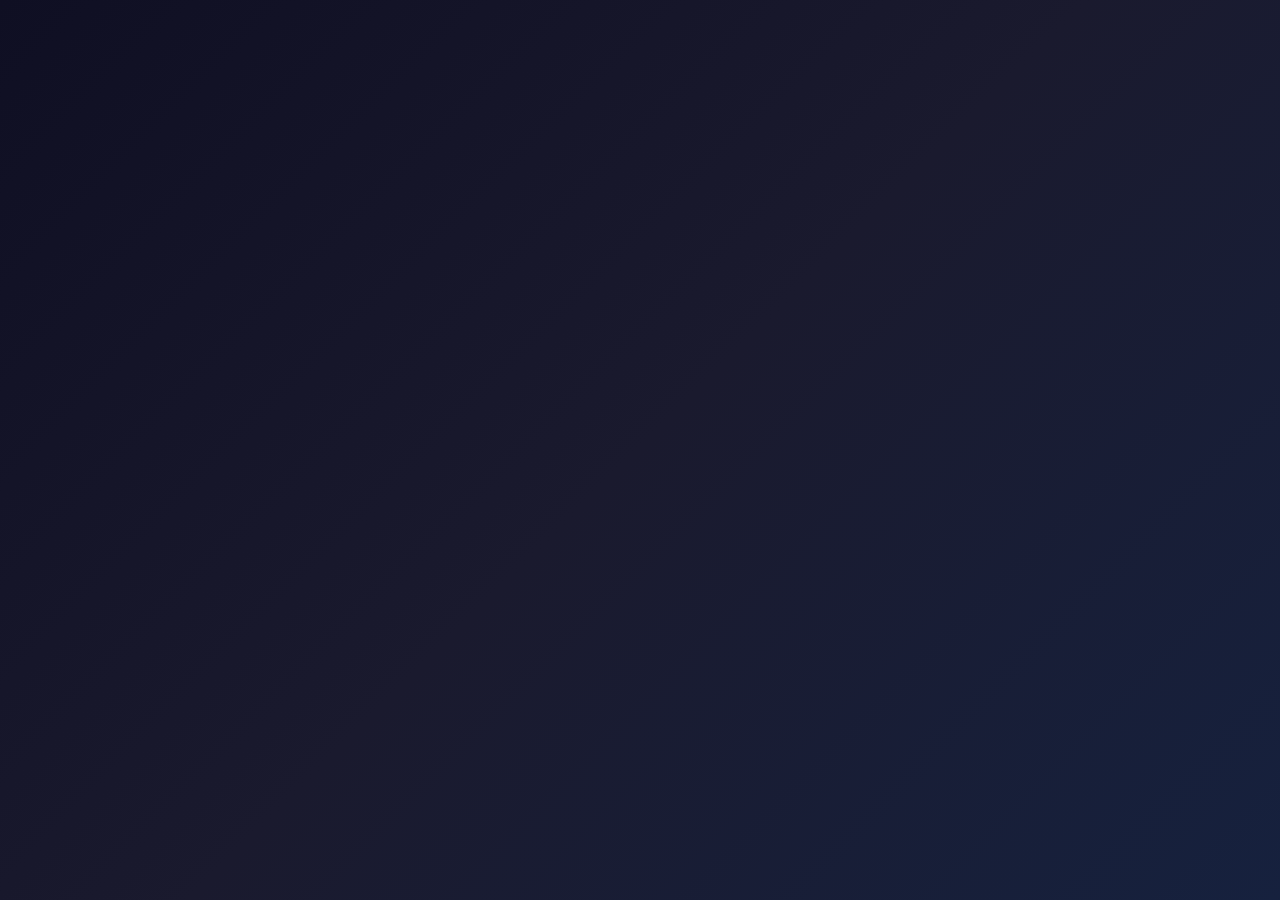
<file: demp/frontend/index.html>
<!DOCTYPE html>
<html lang="en">
<head>
    <meta charset="UTF-8">
    <meta name="viewport" content="width=device-width, initial-scale=1.0">
    <title>CyberSec Platform - Advanced Security Suite</title>
    <link rel="stylesheet" href="css/common.css">
    <link rel="stylesheet" href="css/startup.css">
    <link href="https://cdnjs.cloudflare.com/ajax/libs/font-awesome/6.0.0/css/all.min.css" rel="stylesheet">
</head>
<body>
    <!-- Startup Loading Screen -->
    <div class="startup-screen" id="startupScreen">
        <div class="startup-content">
            <div class="startup-logo">
                <i class="fas fa-shield-alt"></i>
                <h1>CyberSec Platform</h1>
                <p>Initializing Security Suite...</p>
            </div>
            
            <div class="terminal-window">
                <div class="terminal-header">
                    <div class="terminal-buttons">
                        <span class="btn-close"></span>
                        <span class="btn-minimize"></span>
                        <span class="btn-maximize"></span>
                    </div>
                    <span class="terminal-title">Security Engine Initialization</span>
                </div>
                <div class="terminal-body">
                    <div class="terminal-line" id="terminalOutput">
                        <span class="prompt">cybersec@platform:~$</span>
                        <span class="cursor">|</span>
                    </div>
                </div>
            </div>
            
            <div class="startup-progress">
                <div class="progress-bar">
                    <div class="progress-fill" id="progressFill"></div>
                </div>
                <div class="progress-text" id="progressText">Loading security modules...</div>
            </div>
        </div>
    </div>

    <!-- Welcome Screen -->
    <div class="welcome-screen" id="welcomeScreen" style="display: none;">
        <div class="welcome-content">
            <div class="welcome-header">
                <div class="theme-toggle-welcome">
                    <button class="theme-btn" onclick="toggleTheme()">
                        <i class="fas fa-sun" id="themeIconWelcome"></i>
                    </button>
                </div>
                <div class="welcome-logo">
                    <i class="fas fa-shield-alt"></i>
                    <h1>Welcome to CyberSec Platform</h1>
                    <p>Your comprehensive cybersecurity solution</p>
                </div>
            </div>
            
            <div class="welcome-options">
                <div class="auth-card">
                    <h2>Get Started</h2>
                    <p>Choose an option to continue</p>
                    
                    <div class="welcome-buttons">
                        <button class="btn btn-primary btn-large" onclick="goToLogin()">
                            <i class="fas fa-sign-in-alt"></i>
                            Sign In
                        </button>
                        <button class="btn btn-outline btn-large" onclick="goToRegister()">
                            <i class="fas fa-user-plus"></i>
                            Create Account
                        </button>
                        <button class="btn btn-ghost" onclick="goToMain()">
                            <i class="fas fa-eye"></i>
                            Continue as Guest
                        </button>
                    </div>
                </div>
            </div>
        </div>
    </div>

    <script src="js/common.js"></script>
    <script src="js/startup.js"></script>
</body>
</html>
</file>
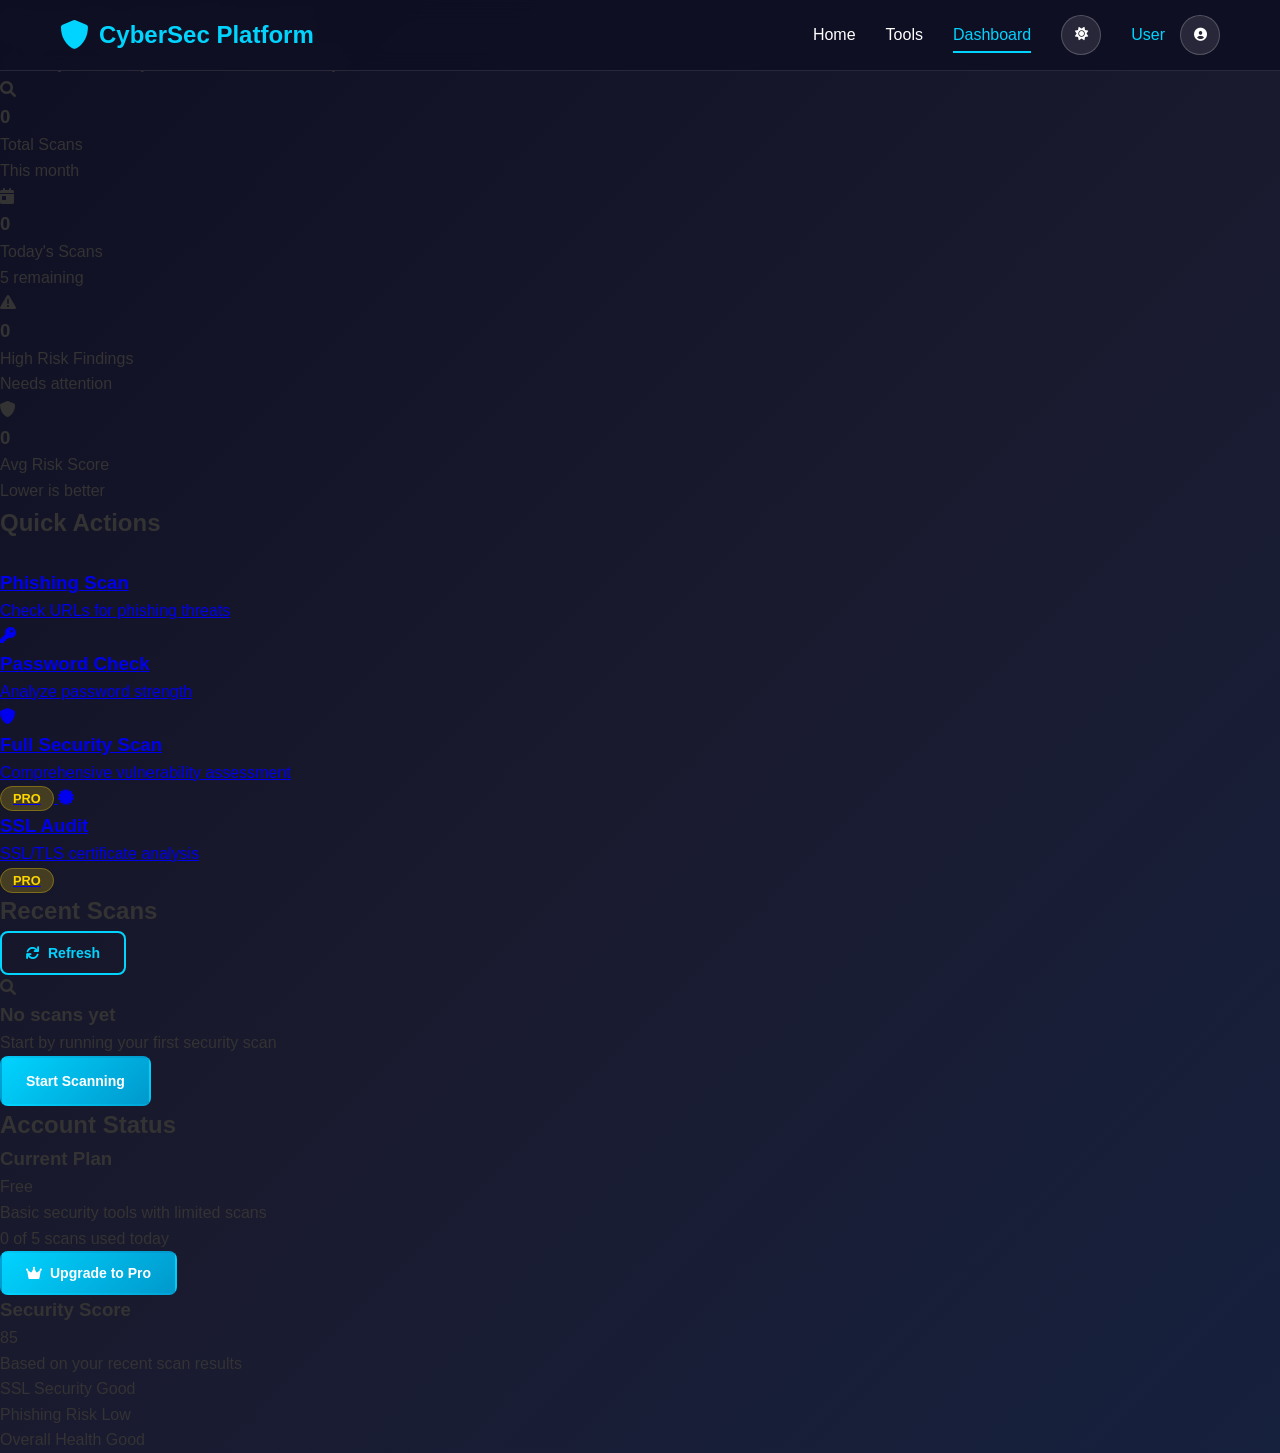
<file: demp/frontend/dashboard.html>
<!DOCTYPE html>
<html lang="en">
<head>
    <meta charset="UTF-8">
    <meta name="viewport" content="width=device-width, initial-scale=1.0">
    <title>Dashboard - CyberSec Platform</title>
    <link rel="stylesheet" href="css/common.css">
    <link rel="stylesheet" href="css/main.css">
    <link href="https://cdnjs.cloudflare.com/ajax/libs/font-awesome/6.0.0/css/all.min.css" rel="stylesheet">
</head>
<body>
    <!-- Navigation -->
    <nav class="navbar">
        <div class="nav-container">
            <div class="nav-brand">
                <i class="fas fa-shield-alt"></i>
                <span>CyberSec Platform</span>
            </div>
            <div class="nav-menu">
                <a href="main.html" class="nav-link">Home</a>
                <a href="main.html#tools" class="nav-link">Tools</a>
                <a href="dashboard.html" class="nav-link active">Dashboard</a>
                <div class="theme-toggle">
                    <button class="theme-btn" onclick="toggleTheme()">
                        <i class="fas fa-sun" id="themeIcon"></i>
                    </button>
                </div>
                <div class="user-menu">
                    <span class="user-name" id="userName">User</span>
                    <div class="user-dropdown">
                        <button class="user-btn" onclick="toggleUserMenu()">
                            <i class="fas fa-user-circle"></i>
                        </button>
                        <div class="dropdown-menu" id="dropdownMenu">
                            <a href="main.html"><i class="fas fa-home"></i> Home</a>
                            <a href="profile.html"><i class="fas fa-user"></i> Profile</a>
                            <a href="admin.html" id="adminLink" style="display: none;"><i class="fas fa-cog"></i> Admin</a>
                            <hr>
                            <a href="#" onclick="logout()"><i class="fas fa-sign-out-alt"></i> Logout</a>
                        </div>
                    </div>
                </div>
            </div>
        </div>
    </nav>

    <!-- Dashboard Content -->
    <div class="dashboard-container">
        <div class="dashboard-header">
            <h1>Security Dashboard</h1>
            <p>Monitor your security scans and account activity</p>
        </div>

        <!-- Stats Grid -->
        <div class="stats-grid">
            <div class="stat-card">
                <div class="stat-icon">
                    <i class="fas fa-search"></i>
                </div>
                <div class="stat-content">
                    <h3 id="totalScans">0</h3>
                    <p>Total Scans</p>
                    <span class="stat-change positive">This month</span>
                </div>
            </div>

            <div class="stat-card">
                <div class="stat-icon">
                    <i class="fas fa-calendar-day"></i>
                </div>
                <div class="stat-content">
                    <h3 id="todayScans">0</h3>
                    <p>Today's Scans</p>
                    <span class="stat-change" id="remainingScans">5 remaining</span>
                </div>
            </div>

            <div class="stat-card">
                <div class="stat-icon">
                    <i class="fas fa-exclamation-triangle"></i>
                </div>
                <div class="stat-content">
                    <h3 id="highRisk">0</h3>
                    <p>High Risk Findings</p>
                    <span class="stat-change negative">Needs attention</span>
                </div>
            </div>

            <div class="stat-card">
                <div class="stat-icon">
                    <i class="fas fa-shield-alt"></i>
                </div>
                <div class="stat-content">
                    <h3 id="avgRisk">0</h3>
                    <p>Avg Risk Score</p>
                    <span class="stat-change positive">Lower is better</span>
                </div>
            </div>
        </div>

        <!-- Quick Actions -->
        <div class="quick-actions">
            <h2>Quick Actions</h2>
            <div class="actions-grid">
                <a href="main.html#tools" class="action-card">
                    <i class="fas fa-fishing-hook"></i>
                    <h3>Phishing Scan</h3>
                    <p>Check URLs for phishing threats</p>
                </a>
                <a href="main.html#tools" class="action-card">
                    <i class="fas fa-key"></i>
                    <h3>Password Check</h3>
                    <p>Analyze password strength</p>
                </a>
                <a href="main.html#tools" class="action-card pro-action">
                    <i class="fas fa-shield-alt"></i>
                    <h3>Full Security Scan</h3>
                    <p>Comprehensive vulnerability assessment</p>
                    <span class="badge pro">PRO</span>
                </a>
                <a href="main.html#tools" class="action-card pro-action">
                    <i class="fas fa-certificate"></i>
                    <h3>SSL Audit</h3>
                    <p>SSL/TLS certificate analysis</p>
                    <span class="badge pro">PRO</span>
                </a>
            </div>
        </div>

        <!-- Recent Scans -->
        <div class="recent-scans">
            <div class="section-header">
                <h2>Recent Scans</h2>
                <button class="btn btn-outline" onclick="refreshScans()">
                    <i class="fas fa-sync"></i> Refresh
                </button>
            </div>
            <div class="scans-list" id="scansList">
                <div class="empty-state">
                    <i class="fas fa-search"></i>
                    <h3>No scans yet</h3>
                    <p>Start by running your first security scan</p>
                    <a href="main.html#tools" class="btn btn-primary">Start Scanning</a>
                </div>
            </div>
        </div>

        <!-- Account Status -->
        <div class="account-status">
            <h2>Account Status</h2>
            <div class="status-grid">
                <div class="status-card">
                    <div class="status-header">
                        <h3>Current Plan</h3>
                        <span class="tier-badge" id="currentTier">Free</span>
                    </div>
                    <div class="status-content">
                        <p id="planDescription">Basic security tools with limited scans</p>
                        <div class="usage-bar">
                            <div class="usage-fill" id="usageFill" style="width: 0%"></div>
                        </div>
                        <p class="usage-text" id="usageText">0 of 5 scans used today</p>
                    </div>
                    <div class="status-actions">
                        <button class="btn btn-primary" id="upgradeBtn" onclick="upgradePlan()">
                            <i class="fas fa-crown"></i> Upgrade to Pro
                        </button>
                    </div>
                </div>

                <div class="status-card">
                    <div class="status-header">
                        <h3>Security Score</h3>
                        <span class="security-score" id="securityScore">85</span>
                    </div>
                    <div class="status-content">
                        <p>Based on your recent scan results</p>
                        <div class="score-breakdown">
                            <div class="score-item">
                                <span>SSL Security</span>
                                <span class="score-value good">Good</span>
                            </div>
                            <div class="score-item">
                                <span>Phishing Risk</span>
                                <span class="score-value low">Low</span>
                            </div>
                            <div class="score-item">
                                <span>Overall Health</span>
                                <span class="score-value good">Good</span>
                            </div>
                        </div>
                    </div>
                </div>
            </div>
        </div>
    </div>

    <!-- Loading Overlay -->
    <div class="loading-overlay" id="loadingOverlay">
        <div class="spinner"></div>
        <p>Loading dashboard...</p>
    </div>

    <script src="js/common.js"></script>
    <script src="js/dashboard.js"></script>
</body>
</html>
</file>
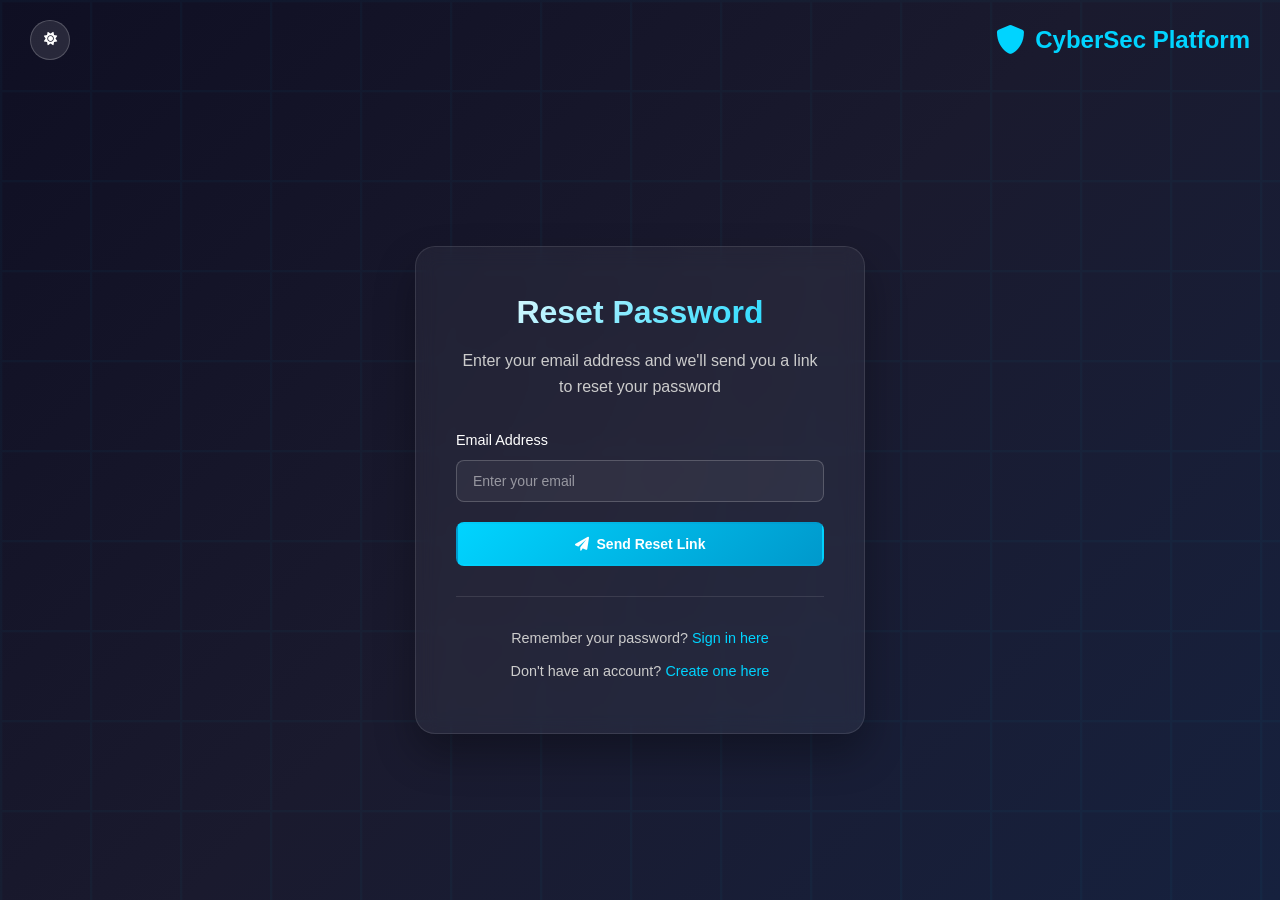
<file: demp/frontend/forgot-password.html>
<!DOCTYPE html>
<html lang="en">
<head>
    <meta charset="UTF-8">
    <meta name="viewport" content="width=device-width, initial-scale=1.0">
    <title>Forgot Password - CyberSec Platform</title>
    <link rel="stylesheet" href="css/common.css">
    <link rel="stylesheet" href="css/auth.css">
    <link href="https://cdnjs.cloudflare.com/ajax/libs/font-awesome/6.0.0/css/all.min.css" rel="stylesheet">
</head>
<body>
    <div class="auth-container">
        <div class="auth-header">
            <div class="theme-toggle">
                <button class="theme-btn" onclick="toggleTheme()">
                    <i class="fas fa-sun" id="themeIcon"></i>
                </button>
            </div>
            <div class="brand-logo">
                <i class="fas fa-shield-alt"></i>
                <span>CyberSec Platform</span>
            </div>
        </div>

        <div class="auth-content">
            <div class="auth-card">
                <div class="auth-card-header">
                    <h1>Reset Password</h1>
                    <p>Enter your email address and we'll send you a link to reset your password</p>
                </div>

                <form id="forgotPasswordForm" class="auth-form">
                    <div class="form-group">
                        <label for="email">Email Address</label>
                        <input type="email" id="email" name="email" required class="form-input" placeholder="Enter your email">
                    </div>

                    <button type="submit" class="btn btn-primary btn-full">
                        <i class="fas fa-paper-plane"></i>
                        Send Reset Link
                    </button>
                </form>

                <div class="auth-footer">
                    <p>Remember your password? <a href="login.html">Sign in here</a></p>
                    <p>Don't have an account? <a href="register.html">Create one here</a></p>
                </div>
            </div>
        </div>
    </div>

    <!-- Loading Overlay -->
    <div class="loading-overlay" id="loadingOverlay">
        <div class="spinner"></div>
        <p>Sending reset link...</p>
    </div>

    <script src="js/common.js"></script>
    <script>
        document.addEventListener('DOMContentLoaded', function() {
            document.getElementById('forgotPasswordForm').addEventListener('submit', handleForgotPassword);
        });

        async function handleForgotPassword(e) {
            e.preventDefault();
            
            const email = document.getElementById('email').value.trim();

            if (!email) {
                showNotification('Please enter your email address', 'error');
                return;
            }

            if (!isValidEmail(email)) {
                showNotification('Please enter a valid email address', 'error');
                return;
            }

            showLoading();
            
            try {
                // Simulate API call for forgot password
                await new Promise(resolve => setTimeout(resolve, 2000));
                
                showNotification('Password reset link sent to your email!', 'success');
                
                // Clear form and redirect to login
                document.getElementById('email').value = '';
                
                setTimeout(() => {
                    window.location.href = 'login.html';
                }, 2000);
                
            } catch (error) {
                showNotification('Failed to send reset link. Please try again.', 'error');
            }
            
            hideLoading();
        }

        function isValidEmail(email) {
            const emailRegex = /^[^\s@]+@[^\s@]+\.[^\s@]+$/;
            return emailRegex.test(email);
        }
    </script>
</body>
</html>
</file>
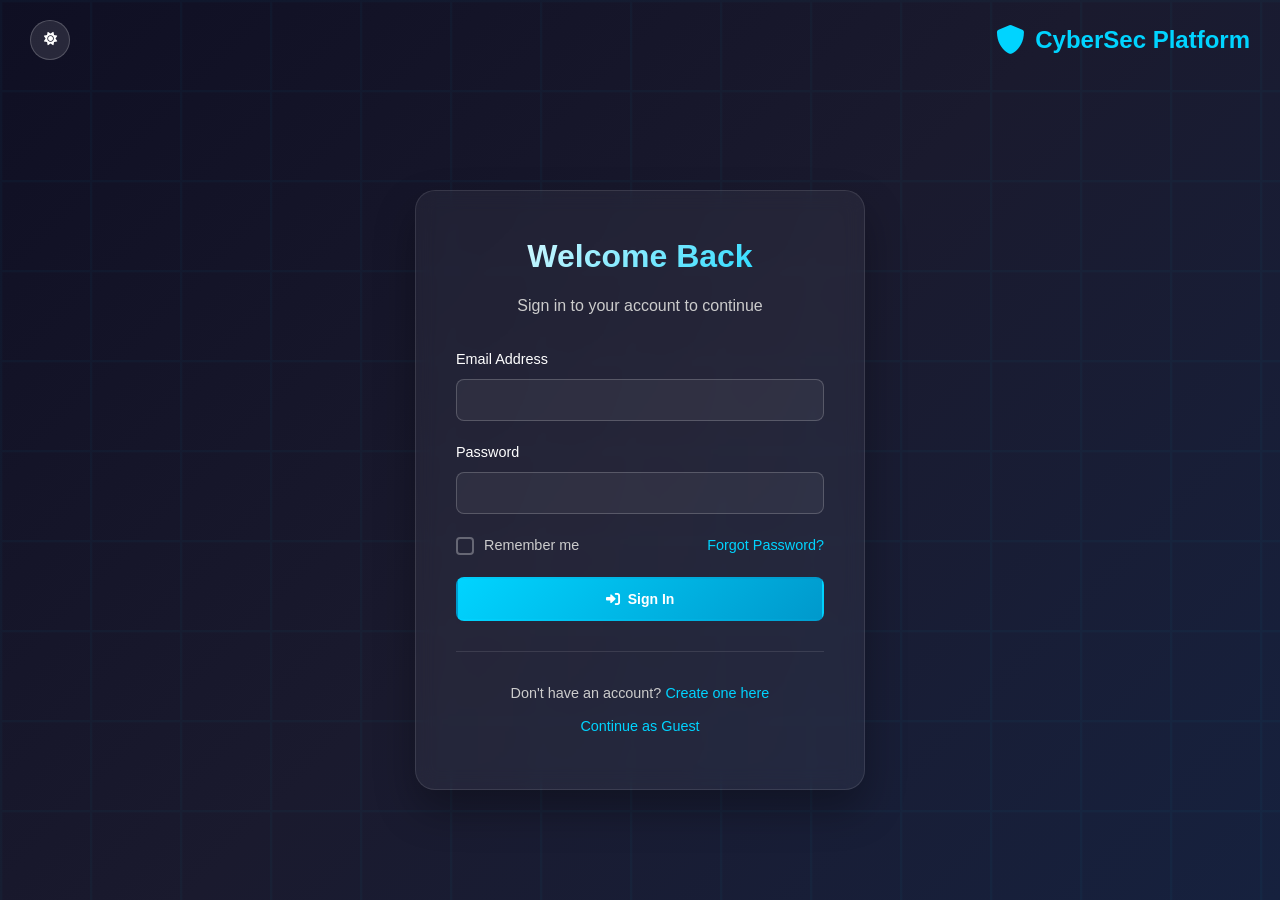
<file: demp/frontend/login.html>
<!DOCTYPE html>
<html lang="en">
<head>
    <meta charset="UTF-8">
    <meta name="viewport" content="width=device-width, initial-scale=1.0">
    <title>Sign In - CyberSec Platform</title>
    <link rel="stylesheet" href="css/common.css">
    <link rel="stylesheet" href="css/auth.css">
    <link href="https://cdnjs.cloudflare.com/ajax/libs/font-awesome/6.0.0/css/all.min.css" rel="stylesheet">
</head>
<body>
    <div class="auth-container">
        <div class="auth-header">
            <div class="theme-toggle">
                <button class="theme-btn" onclick="toggleTheme()">
                    <i class="fas fa-sun" id="themeIcon"></i>
                </button>
            </div>
            <div class="brand-logo">
                <i class="fas fa-shield-alt"></i>
                <span>CyberSec Platform</span>
            </div>
        </div>

        <div class="auth-content">
            <div class="auth-card">
                <div class="auth-card-header">
                    <h1>Welcome Back</h1>
                    <p>Sign in to your account to continue</p>
                </div>

                <form id="loginForm" class="auth-form">
                    <div class="form-group">
                        <label for="email">Email Address</label>
                        <input type="email" id="email" name="email" required class="form-input">
                    </div>

                    <div class="form-group">
                        <label for="password">Password</label>
                        <input type="password" id="password" name="password" required class="form-input">
                    </div>

                    <div class="form-options">
                        <label class="checkbox-label">
                            <input type="checkbox" id="remember">
                            <span class="checkmark"></span>
                            Remember me
                        </label>
                        <a href="forgot-password.html" class="forgot-link">Forgot Password?</a>
                    </div>

                    <button type="submit" class="btn btn-primary btn-full">
                        <i class="fas fa-sign-in-alt"></i>
                        Sign In
                    </button>
                </form>

                <div class="auth-footer">
                    <p>Don't have an account? <a href="register.html">Create one here</a></p>
                    <p><a href="main.html">Continue as Guest</a></p>
                </div>
            </div>
        </div>
    </div>

    <!-- Loading Overlay -->
    <div class="loading-overlay" id="loadingOverlay">
        <div class="spinner"></div>
        <p>Signing you in...</p>
    </div>

    <script src="js/common.js"></script>
    <script src="js/auth.js"></script>
</body>
</html>
</file>
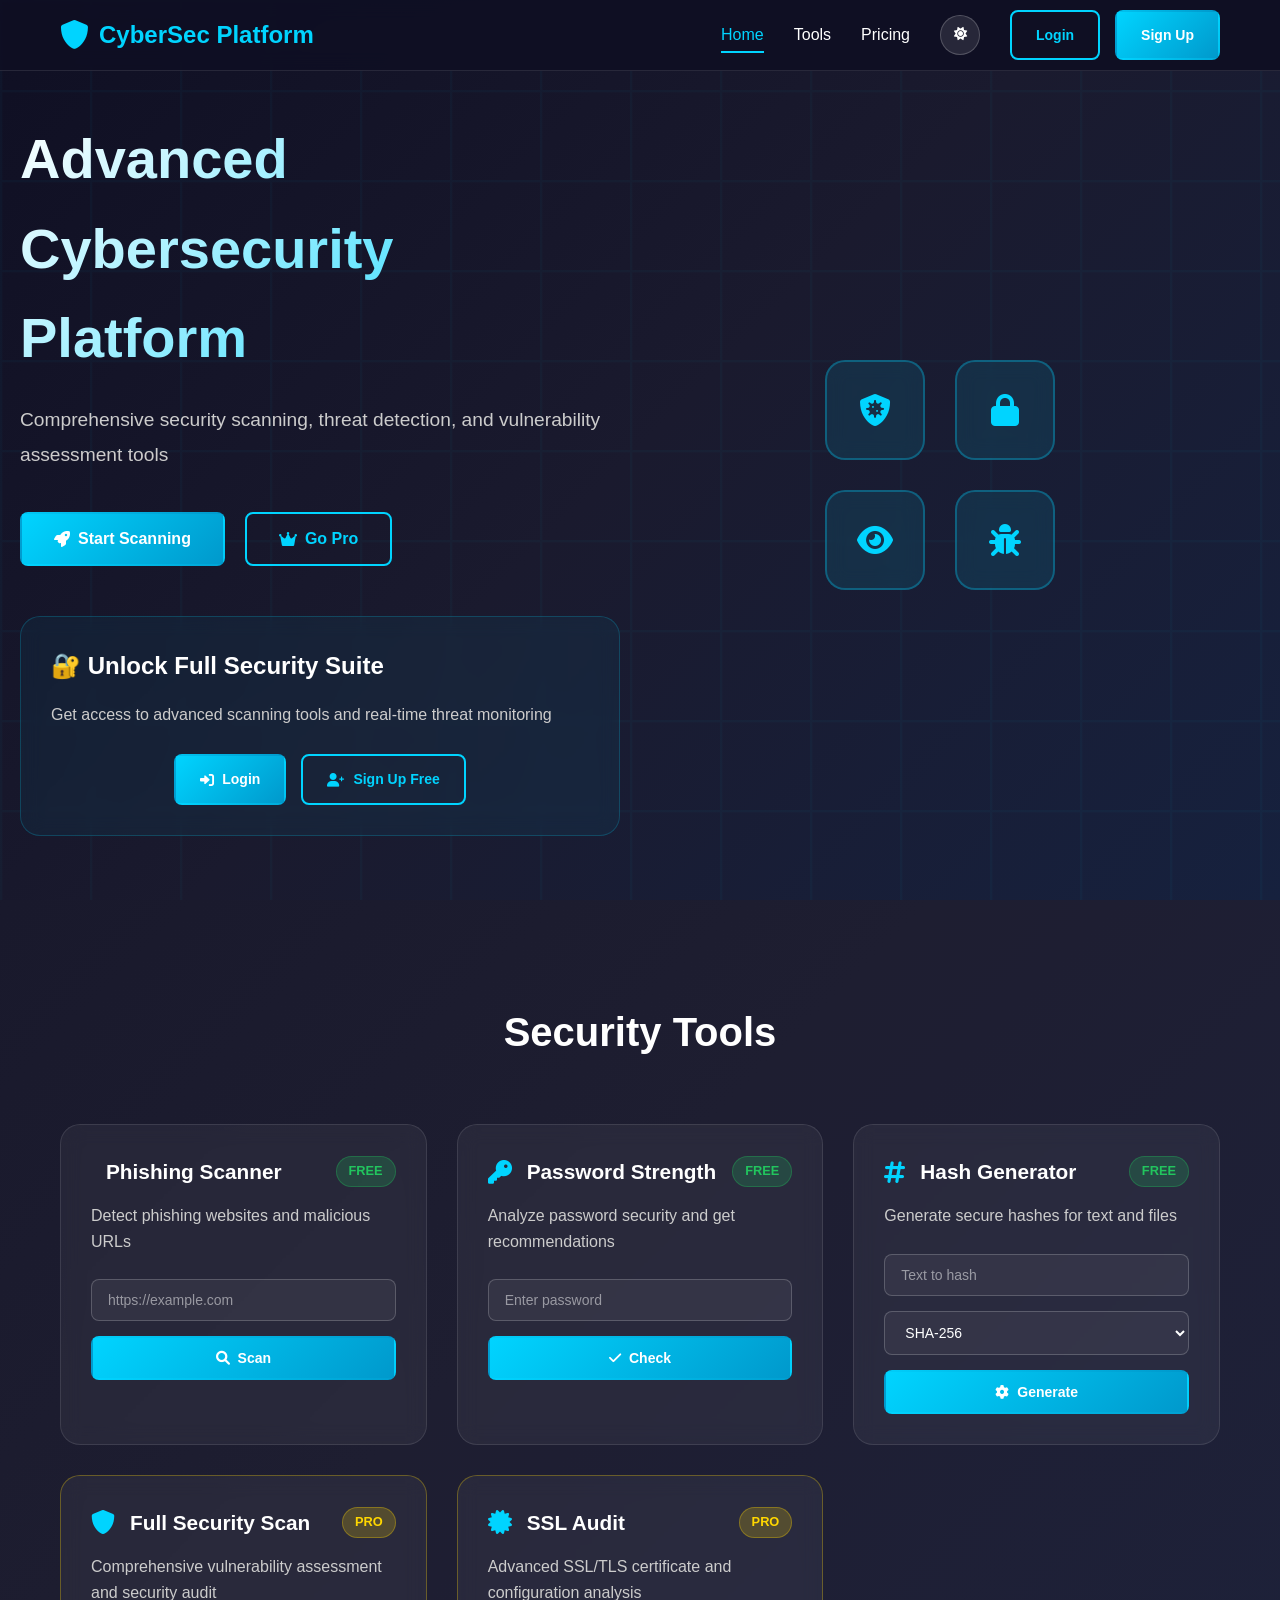
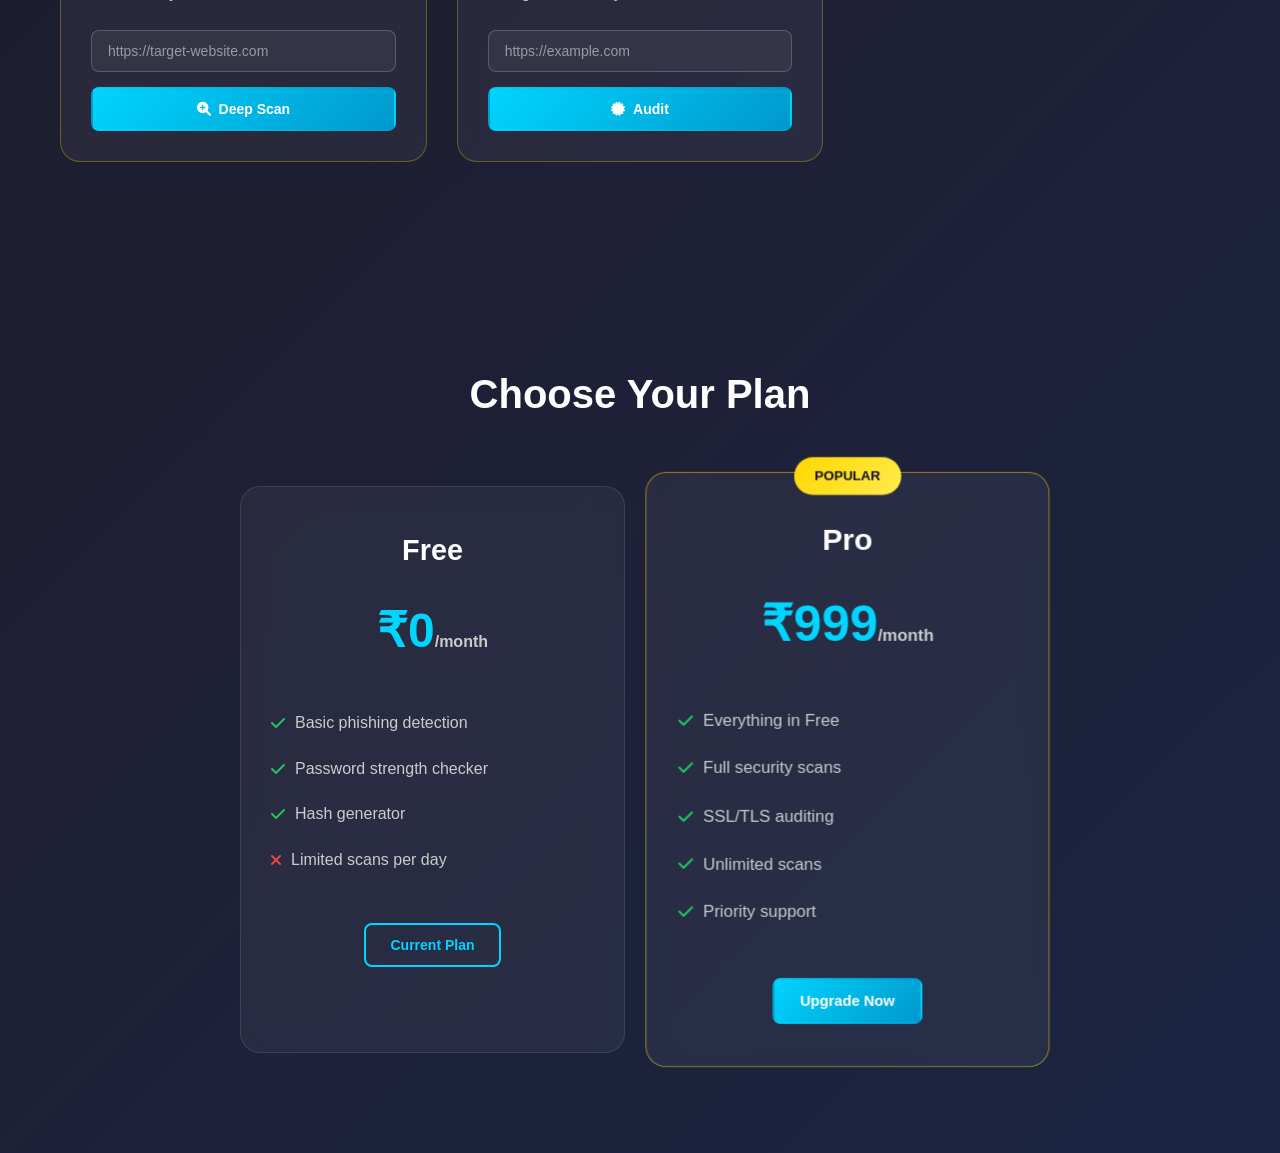
<file: demp/frontend/main.html>
<!DOCTYPE html>
<html lang="en">
<head>
    <meta charset="UTF-8">
    <meta name="viewport" content="width=device-width, initial-scale=1.0">
    <title>CyberSec Platform - Security Tools</title>
    <link rel="stylesheet" href="css/common.css">
    <link rel="stylesheet" href="css/main.css">
    <link href="https://cdnjs.cloudflare.com/ajax/libs/font-awesome/6.0.0/css/all.min.css" rel="stylesheet">
</head>
<body>
    <!-- Navigation -->
    <nav class="navbar">
        <div class="nav-container">
            <div class="nav-brand">
                <i class="fas fa-shield-alt"></i>
                <span>CyberSec Platform</span>
            </div>
            <div class="nav-menu" id="navMenu">
                <a href="#home" class="nav-link active">Home</a>
                <a href="#tools" class="nav-link">Tools</a>
                <a href="dashboard.html" class="nav-link" id="dashboardLink" style="display: none;">Dashboard</a>
                <a href="#pricing" class="nav-link">Pricing</a>
                <div class="theme-toggle">
                    <button class="theme-btn" onclick="toggleTheme()">
                        <i class="fas fa-sun" id="themeIcon"></i>
                    </button>
                </div>
                <div class="auth-buttons" id="authButtons">
                    <a href="login.html" class="btn btn-outline">Login</a>
                    <a href="register.html" class="btn btn-primary">Sign Up</a>
                </div>
                <div class="user-menu" id="userMenu" style="display: none;">
                    <span class="user-name" id="userName"></span>
                    <div class="user-dropdown">
                        <button class="user-btn" onclick="toggleUserMenu()">
                            <i class="fas fa-user-circle"></i>
                        </button>
                        <div class="dropdown-menu" id="dropdownMenu">
                            <a href="dashboard.html"><i class="fas fa-tachometer-alt"></i> Dashboard</a>
                            <a href="profile.html"><i class="fas fa-user"></i> Profile</a>
                            <a href="admin.html" id="adminLink" style="display: none;"><i class="fas fa-cog"></i> Admin</a>
                            <hr>
                            <a href="#" onclick="logout()"><i class="fas fa-sign-out-alt"></i> Logout</a>
                        </div>
                    </div>
                </div>
            </div>
            <div class="hamburger" id="hamburger">
                <span></span>
                <span></span>
                <span></span>
            </div>
        </div>
    </nav>

    <!-- Hero Section -->
    <section id="home" class="hero">
        <div class="hero-content">
            <h1>Advanced Cybersecurity Platform</h1>
            <p>Comprehensive security scanning, threat detection, and vulnerability assessment tools</p>
            <div class="hero-buttons">
                <button class="btn btn-primary btn-large" onclick="scrollToSection('tools')">
                    <i class="fas fa-rocket"></i> Start Scanning
                </button>
                <button class="btn btn-outline btn-large" onclick="scrollToSection('pricing')">
                    <i class="fas fa-crown"></i> Go Pro
                </button>
            </div>
            
            <!-- Quick Auth Section -->
            <div class="quick-auth" id="quickAuth">
                <div class="auth-prompt">
                    <h3>🔐 Unlock Full Security Suite</h3>
                    <p>Get access to advanced scanning tools and real-time threat monitoring</p>
                    <div class="quick-auth-buttons">
                        <a href="login.html" class="btn btn-primary">
                            <i class="fas fa-sign-in-alt"></i> Login
                        </a>
                        <a href="register.html" class="btn btn-outline">
                            <i class="fas fa-user-plus"></i> Sign Up Free
                        </a>
                    </div>
                </div>
            </div>

            <!-- Welcome Message for New Users -->
            <div class="welcome-message" id="welcomeMessage" style="display: none;">
                <div class="welcome-prompt">
                    <button class="close-welcome" onclick="closeWelcomeMessage()" title="Close">
                        <i class="fas fa-times"></i>
                    </button>
                    <h3>🎉 Welcome to CyberSec Platform!</h3>
                    <p>Your account has been created successfully. Start exploring our security tools below.</p>
                    <div class="welcome-actions">
                        <button class="btn btn-primary" onclick="scrollToSection('tools')">
                            <i class="fas fa-rocket"></i> Start Scanning
                        </button>
                        <a href="dashboard.html" class="btn btn-outline">
                            <i class="fas fa-tachometer-alt"></i> View Dashboard
                        </a>
                    </div>
                </div>
            </div>
        </div>
        <div class="hero-visual">
            <div class="security-grid">
                <div class="grid-item"><i class="fas fa-shield-virus"></i></div>
                <div class="grid-item"><i class="fas fa-lock"></i></div>
                <div class="grid-item"><i class="fas fa-eye"></i></div>
                <div class="grid-item"><i class="fas fa-bug"></i></div>
            </div>
        </div>
    </section>

    <!-- Tools Section -->
    <section id="tools" class="tools-section">
        <div class="container">
            <h2>Security Tools</h2>
            <div class="tools-grid">
                <!-- Free Tools -->
                <div class="tool-card">
                    <div class="tool-header">
                        <i class="fas fa-fishing-hook"></i>
                        <h3>Phishing Scanner</h3>
                        <span class="badge free">FREE</span>
                    </div>
                    <p>Detect phishing websites and malicious URLs</p>
                    <div class="tool-form">
                        <input type="url" id="phishingUrl" placeholder="https://example.com" class="form-input">
                        <button class="btn btn-primary" onclick="scanPhishing()">
                            <i class="fas fa-search"></i> Scan
                        </button>
                    </div>
                    <div class="result-container" id="phishingResult"></div>
                </div>

                <div class="tool-card">
                    <div class="tool-header">
                        <i class="fas fa-key"></i>
                        <h3>Password Strength</h3>
                        <span class="badge free">FREE</span>
                    </div>
                    <p>Analyze password security and get recommendations</p>
                    <div class="tool-form">
                        <input type="password" id="passwordInput" placeholder="Enter password" class="form-input">
                        <button class="btn btn-primary" onclick="checkPassword()">
                            <i class="fas fa-check"></i> Check
                        </button>
                    </div>
                    <div class="result-container" id="passwordResult"></div>
                </div>

                <div class="tool-card">
                    <div class="tool-header">
                        <i class="fas fa-hashtag"></i>
                        <h3>Hash Generator</h3>
                        <span class="badge free">FREE</span>
                    </div>
                    <p>Generate secure hashes for text and files</p>
                    <div class="tool-form">
                        <input type="text" id="hashText" placeholder="Text to hash" class="form-input">
                        <select id="hashAlgorithm" class="form-select">
                            <option value="sha256">SHA-256</option>
                            <option value="md5">MD5</option>
                            <option value="sha1">SHA-1</option>
                        </select>
                        <button class="btn btn-primary" onclick="generateHash()">
                            <i class="fas fa-cog"></i> Generate
                        </button>
                    </div>
                    <div class="result-container" id="hashResult"></div>
                </div>

                <!-- Pro Tools -->
                <div class="tool-card pro-tool">
                    <div class="tool-header">
                        <i class="fas fa-shield-alt"></i>
                        <h3>Full Security Scan</h3>
                        <span class="badge pro">PRO</span>
                    </div>
                    <p>Comprehensive vulnerability assessment and security audit</p>
                    <div class="tool-form">
                        <input type="url" id="fullScanUrl" placeholder="https://target-website.com" class="form-input">
                        <button class="btn btn-primary" onclick="fullSecurityScan()">
                            <i class="fas fa-search-plus"></i> Deep Scan
                        </button>
                    </div>
                    <div class="result-container" id="fullScanResult"></div>
                </div>

                <div class="tool-card pro-tool">
                    <div class="tool-header">
                        <i class="fas fa-certificate"></i>
                        <h3>SSL Audit</h3>
                        <span class="badge pro">PRO</span>
                    </div>
                    <p>Advanced SSL/TLS certificate and configuration analysis</p>
                    <div class="tool-form">
                        <input type="url" id="sslUrl" placeholder="https://example.com" class="form-input">
                        <button class="btn btn-primary" onclick="sslAudit()">
                            <i class="fas fa-certificate"></i> Audit
                        </button>
                    </div>
                    <div class="result-container" id="sslResult"></div>
                </div>
            </div>
        </div>
    </section>

    <!-- Pricing Section -->
    <section id="pricing" class="pricing-section">
        <div class="container">
            <h2>Choose Your Plan</h2>
            <div class="pricing-grid">
                <div class="pricing-card">
                    <h3>Free</h3>
                    <div class="price">₹0<span>/month</span></div>
                    <ul class="features">
                        <li><i class="fas fa-check"></i> Basic phishing detection</li>
                        <li><i class="fas fa-check"></i> Password strength checker</li>
                        <li><i class="fas fa-check"></i> Hash generator</li>
                        <li><i class="fas fa-times"></i> Limited scans per day</li>
                    </ul>
                    <button class="btn btn-outline">Current Plan</button>
                </div>
                <div class="pricing-card featured">
                    <h3>Pro</h3>
                    <div class="price">₹999<span>/month</span></div>
                    <ul class="features">
                        <li><i class="fas fa-check"></i> Everything in Free</li>
                        <li><i class="fas fa-check"></i> Full security scans</li>
                        <li><i class="fas fa-check"></i> SSL/TLS auditing</li>
                        <li><i class="fas fa-check"></i> Unlimited scans</li>
                        <li><i class="fas fa-check"></i> Priority support</li>
                    </ul>
                    <button class="btn btn-primary" onclick="upgradeToPro()">Upgrade Now</button>
                </div>
            </div>
        </div>
    </section>

    <!-- Loading Overlay -->
    <div class="loading-overlay" id="loadingOverlay">
        <div class="spinner"></div>
        <p>Processing...</p>
    </div>

    <script src="js/common.js"></script>
    <script src="js/main.js"></script>
</body>
</html>
</file>
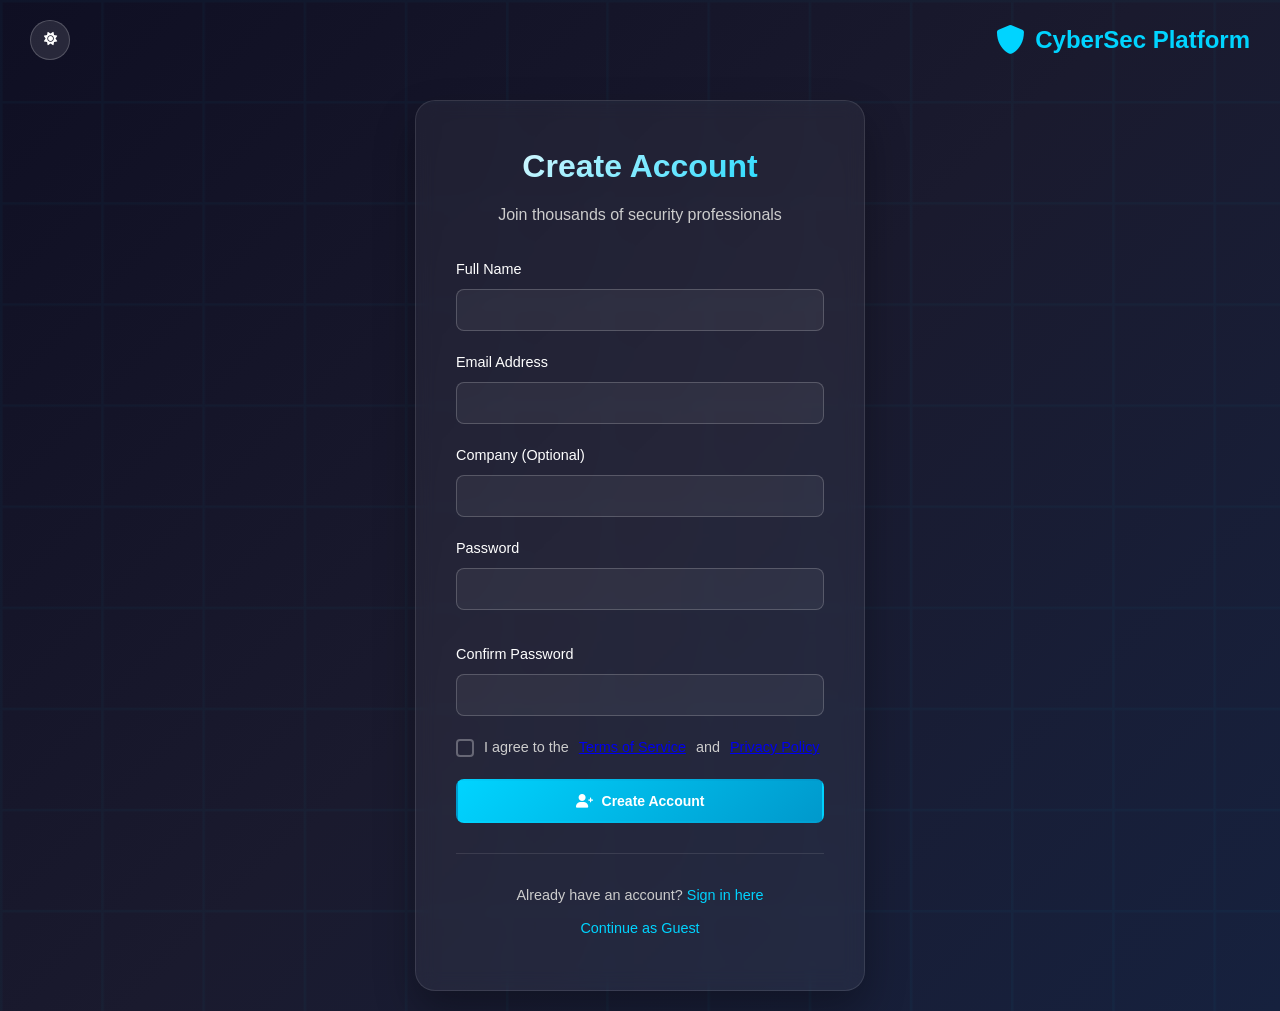
<file: demp/frontend/register.html>
<!DOCTYPE html>
<html lang="en">
<head>
    <meta charset="UTF-8">
    <meta name="viewport" content="width=device-width, initial-scale=1.0">
    <title>Create Account - CyberSec Platform</title>
    <link rel="stylesheet" href="css/common.css">
    <link rel="stylesheet" href="css/auth.css">
    <link href="https://cdnjs.cloudflare.com/ajax/libs/font-awesome/6.0.0/css/all.min.css" rel="stylesheet">
</head>
<body>
    <div class="auth-container">
        <div class="auth-header">
            <div class="theme-toggle">
                <button class="theme-btn" onclick="toggleTheme()">
                    <i class="fas fa-sun" id="themeIcon"></i>
                </button>
            </div>
            <div class="brand-logo">
                <i class="fas fa-shield-alt"></i>
                <span>CyberSec Platform</span>
            </div>
        </div>

        <div class="auth-content">
            <div class="auth-card">
                <div class="auth-card-header">
                    <h1>Create Account</h1>
                    <p>Join thousands of security professionals</p>
                </div>

                <form id="registerForm" class="auth-form">
                    <div class="form-group">
                        <label for="fullName">Full Name</label>
                        <input type="text" id="fullName" name="fullName" required class="form-input">
                    </div>

                    <div class="form-group">
                        <label for="email">Email Address</label>
                        <input type="email" id="email" name="email" required class="form-input">
                    </div>

                    <div class="form-group">
                        <label for="company">Company (Optional)</label>
                        <input type="text" id="company" name="company" class="form-input">
                    </div>

                    <div class="form-group">
                        <label for="password">Password</label>
                        <input type="password" id="password" name="password" required class="form-input">
                        <div class="password-strength" id="passwordStrength"></div>
                    </div>

                    <div class="form-group">
                        <label for="confirmPassword">Confirm Password</label>
                        <input type="password" id="confirmPassword" name="confirmPassword" required class="form-input">
                    </div>

                    <div class="form-options">
                        <label class="checkbox-label">
                            <input type="checkbox" id="terms" required>
                            <span class="checkmark"></span>
                            I agree to the <a href="#" target="_blank">Terms of Service</a> and <a href="#" target="_blank">Privacy Policy</a>
                        </label>
                    </div>

                    <button type="submit" class="btn btn-primary btn-full">
                        <i class="fas fa-user-plus"></i>
                        Create Account
                    </button>
                </form>

                <div class="auth-footer">
                    <p>Already have an account? <a href="login.html">Sign in here</a></p>
                    <p><a href="main.html">Continue as Guest</a></p>
                </div>
            </div>
        </div>
    </div>

    <!-- Loading Overlay -->
    <div class="loading-overlay" id="loadingOverlay">
        <div class="spinner"></div>
        <p>Creating your account...</p>
    </div>

    <script src="js/common.js"></script>
    <script src="js/auth.js"></script>
</body>
</html>
</file>
<file: demp/frontend/css/common.css>
/* Reset and Base Styles */
* {
    margin: 0;
    padding: 0;
    box-sizing: border-box;
}

body {
    font-family: 'Segoe UI', Tahoma, Geneva, Verdana, sans-serif;
    line-height: 1.6;
    color: #333;
    background: linear-gradient(135deg, #0f0f23 0%, #1a1a2e 50%, #16213e 100%);
    min-height: 100vh;
    overflow-x: hidden;
    transition: all 0.3s ease;
}

/* Light Mode */
body.light-mode {
    background: linear-gradient(135deg, #f8fafc 0%, #e2e8f0 50%, #cbd5e1 100%);
    color: #1e293b;
}

.container {
    max-width: 1200px;
    margin: 0 auto;
    padding: 0 20px;
}

/* Buttons */
.btn {
    padding: 12px 24px;
    border: none;
    border-radius: 8px;
    font-weight: 600;
    text-decoration: none;
    display: inline-flex;
    align-items: center;
    gap: 8px;
    cursor: pointer;
    transition: all 0.3s ease;
    font-size: 14px;
    text-align: center;
    justify-content: center;
}

.btn-primary {
    background: linear-gradient(135deg, #00d4ff, #0099cc);
    color: white;
    border: 2px solid transparent;
}

.btn-primary:hover {
    background: linear-gradient(135deg, #0099cc, #007399);
    transform: translateY(-2px);
    box-shadow: 0 8px 25px rgba(0, 212, 255, 0.3);
}

.btn-outline {
    background: transparent;
    color: #00d4ff;
    border: 2px solid #00d4ff;
}

.btn-outline:hover {
    background: #00d4ff;
    color: #0f0f23;
}

.btn-ghost {
    background: transparent;
    color: #ccc;
    border: 1px solid rgba(255, 255, 255, 0.2);
    font-size: 0.9rem;
}

.btn-ghost:hover {
    background: rgba(255, 255, 255, 0.05);
    color: #fff;
    border-color: rgba(255, 255, 255, 0.3);
}

.btn-danger {
    background: linear-gradient(135deg, #ef4444, #dc2626);
    color: white;
    border: 2px solid transparent;
}

.btn-danger:hover {
    background: linear-gradient(135deg, #dc2626, #b91c1c);
}

.btn-large {
    padding: 16px 32px;
    font-size: 16px;
}

.btn-full {
    width: 100%;
    justify-content: center;
}

/* Form Elements */
.form-input,
.form-select {
    padding: 12px 16px;
    border: 1px solid rgba(255, 255, 255, 0.2);
    border-radius: 8px;
    background: rgba(255, 255, 255, 0.05);
    color: #fff;
    font-size: 14px;
    width: 100%;
    transition: all 0.3s ease;
}

.form-input:focus,
.form-select:focus {
    outline: none;
    border-color: #00d4ff;
    box-shadow: 0 0 0 3px rgba(0, 212, 255, 0.1);
}

.form-input::placeholder {
    color: rgba(255, 255, 255, 0.5);
}

/* Light mode form styles */
body.light-mode .form-input,
body.light-mode .form-select {
    background: rgba(0, 0, 0, 0.05);
    border: 1px solid rgba(0, 0, 0, 0.2);
    color: #1e293b;
}

body.light-mode .form-input::placeholder {
    color: rgba(0, 0, 0, 0.5);
}

body.light-mode .btn-outline {
    color: #0ea5e9;
    border-color: #0ea5e9;
}

body.light-mode .btn-outline:hover {
    background: #0ea5e9;
    color: white;
}

body.light-mode .btn-ghost {
    color: #64748b;
    border: 1px solid rgba(0, 0, 0, 0.2);
}

body.light-mode .btn-ghost:hover {
    background: rgba(0, 0, 0, 0.05);
    color: #1e293b;
    border-color: rgba(0, 0, 0, 0.3);
}

/* Theme Toggle */
.theme-toggle {
    display: flex;
    align-items: center;
}

.theme-btn {
    background: rgba(255, 255, 255, 0.1);
    border: 1px solid rgba(255, 255, 255, 0.2);
    border-radius: 50%;
    width: 40px;
    height: 40px;
    display: flex;
    align-items: center;
    justify-content: center;
    cursor: pointer;
    transition: all 0.3s ease;
    color: #fff;
}

.theme-btn:hover {
    background: rgba(0, 212, 255, 0.2);
    border-color: #00d4ff;
}

body.light-mode .theme-btn {
    background: rgba(0, 0, 0, 0.1);
    border: 1px solid rgba(0, 0, 0, 0.2);
    color: #1e293b;
}

body.light-mode .theme-btn:hover {
    background: rgba(14, 165, 233, 0.2);
    border-color: #0ea5e9;
}

/* Loading Overlay */
.loading-overlay {
    display: none;
    position: fixed;
    top: 0;
    left: 0;
    width: 100%;
    height: 100%;
    background: rgba(15, 15, 35, 0.9);
    backdrop-filter: blur(5px);
    z-index: 3000;
    justify-content: center;
    align-items: center;
    flex-direction: column;
}

.loading-overlay.show {
    display: flex;
}

.spinner {
    width: 50px;
    height: 50px;
    border: 4px solid rgba(0, 212, 255, 0.3);
    border-top: 4px solid #00d4ff;
    border-radius: 50%;
    animation: spin 1s linear infinite;
    margin-bottom: 20px;
}

@keyframes spin {
    0% { transform: rotate(0deg); }
    100% { transform: rotate(360deg); }
}

.loading-overlay p {
    color: #fff;
    font-size: 1.1rem;
}

body.light-mode .loading-overlay {
    background: rgba(248, 250, 252, 0.9);
}

body.light-mode .loading-overlay p {
    color: #1e293b;
}

/* Animations */
@keyframes fadeIn {
    from { opacity: 0; transform: translateY(20px); }
    to { opacity: 1; transform: translateY(0); }
}

@keyframes fadeOut {
    from { opacity: 1; }
    to { opacity: 0; pointer-events: none; }
}

@keyframes slideInDown {
    from { opacity: 0; transform: translateY(-50px); }
    to { opacity: 1; transform: translateY(0); }
}

@keyframes slideInUp {
    from { opacity: 0; transform: translateY(50px); }
    to { opacity: 1; transform: translateY(0); }
}

@keyframes pulse {
    0%, 100% { transform: scale(1); }
    50% { transform: scale(1.1); }
}

.fade-in {
    animation: fadeIn 0.6s ease-out;
}

/* Utility Classes */
.text-center {
    text-align: center;
}

.mb-20 {
    margin-bottom: 20px;
}

.mt-20 {
    margin-top: 20px;
}

.hidden {
    display: none;
}

.show {
    display: block;
}

/* Scrollbar Styling */
::-webkit-scrollbar {
    width: 8px;
}

::-webkit-scrollbar-track {
    background: rgba(255, 255, 255, 0.1);
}

::-webkit-scrollbar-thumb {
    background: rgba(0, 212, 255, 0.5);
    border-radius: 4px;
}

::-webkit-scrollbar-thumb:hover {
    background: rgba(0, 212, 255, 0.7);
}

body.light-mode ::-webkit-scrollbar-track {
    background: rgba(0, 0, 0, 0.1);
}

body.light-mode ::-webkit-scrollbar-thumb {
    background: rgba(14, 165, 233, 0.5);
}

body.light-mode ::-webkit-scrollbar-thumb:hover {
    background: rgba(14, 165, 233, 0.7);
}
</file>
<file: demp/frontend/css/startup.css>
/* Startup Screen */
.startup-screen {
    position: fixed;
    top: 0;
    left: 0;
    width: 100%;
    height: 100%;
    background: linear-gradient(135deg, #0f0f23 0%, #1a1a2e 50%, #16213e 100%);
    z-index: 9999;
    display: flex;
    align-items: center;
    justify-content: center;
    animation: fadeOut 1s ease-in-out 4s forwards;
}

.startup-content {
    text-align: center;
    max-width: 800px;
    width: 90%;
}

.startup-logo {
    margin-bottom: 40px;
    animation: slideInDown 1s ease-out;
}

.startup-logo i {
    font-size: 4rem;
    color: #00d4ff;
    margin-bottom: 20px;
    animation: pulse 2s infinite;
}

.startup-logo h1 {
    font-size: 2.5rem;
    color: #fff;
    margin-bottom: 10px;
    font-weight: 800;
}

.startup-logo p {
    color: #ccc;
    font-size: 1.1rem;
}

.terminal-window {
    background: rgba(0, 0, 0, 0.8);
    border-radius: 10px;
    margin: 30px 0;
    border: 1px solid rgba(0, 212, 255, 0.3);
    animation: slideInUp 1s ease-out 0.5s both;
}

.terminal-header {
    background: rgba(0, 212, 255, 0.1);
    padding: 10px 15px;
    border-radius: 10px 10px 0 0;
    display: flex;
    align-items: center;
    border-bottom: 1px solid rgba(0, 212, 255, 0.2);
}

.terminal-buttons {
    display: flex;
    gap: 8px;
    margin-right: 15px;
}

.terminal-buttons span {
    width: 12px;
    height: 12px;
    border-radius: 50%;
}

.btn-close { background: #ff5f57; }
.btn-minimize { background: #ffbd2e; }
.btn-maximize { background: #28ca42; }

.terminal-title {
    color: #ccc;
    font-size: 0.9rem;
    font-family: 'Courier New', monospace;
}

.terminal-body {
    padding: 20px;
    font-family: 'Courier New', monospace;
    min-height: 200px;
    max-height: 200px;
    overflow-y: auto;
}

.terminal-line {
    color: #00ff00;
    margin-bottom: 5px;
    font-size: 0.9rem;
}

.prompt {
    color: #00d4ff;
}

.cursor {
    animation: blink 1s infinite;
    color: #00ff00;
}

@keyframes blink {
    0%, 50% { opacity: 1; }
    51%, 100% { opacity: 0; }
}

.startup-progress {
    animation: slideInUp 1s ease-out 1s both;
}

.progress-bar {
    width: 100%;
    height: 6px;
    background: rgba(255, 255, 255, 0.1);
    border-radius: 3px;
    overflow: hidden;
    margin-bottom: 15px;
}

.progress-fill {
    height: 100%;
    background: linear-gradient(90deg, #00d4ff, #0099cc);
    width: 0%;
    border-radius: 3px;
    transition: width 0.3s ease;
}

.progress-text {
    color: #ccc;
    font-size: 0.9rem;
}

/* Welcome Screen */
.welcome-screen {
    position: fixed;
    top: 0;
    left: 0;
    width: 100%;
    height: 100%;
    background: linear-gradient(135deg, #0f0f23 0%, #1a1a2e 50%, #16213e 100%);
    z-index: 8000;
    display: flex;
    align-items: center;
    justify-content: center;
    animation: fadeIn 0.8s ease-out;
}

.welcome-content {
    text-align: center;
    max-width: 500px;
    width: 90%;
    padding: 40px;
}

.welcome-header {
    position: relative;
    margin-bottom: 50px;
}

.theme-toggle-welcome {
    position: absolute;
    top: -20px;
    right: -20px;
}

.welcome-logo {
    animation: slideInDown 0.8s ease-out;
}

.welcome-logo i {
    font-size: 4rem;
    color: #00d4ff;
    margin-bottom: 20px;
    animation: pulse 2s infinite;
}

.welcome-logo h1 {
    font-size: 2.5rem;
    color: #fff;
    margin-bottom: 15px;
    font-weight: 800;
    background: linear-gradient(135deg, #fff, #00d4ff);
    -webkit-background-clip: text;
    -webkit-text-fill-color: transparent;
    background-clip: text;
}

.welcome-logo p {
    color: #ccc;
    font-size: 1.1rem;
    margin-bottom: 0;
}

.welcome-options {
    animation: slideInUp 0.8s ease-out 0.3s both;
}

.auth-card {
    background: rgba(255, 255, 255, 0.05);
    backdrop-filter: blur(10px);
    border: 1px solid rgba(255, 255, 255, 0.1);
    border-radius: 20px;
    padding: 40px 30px;
    transition: all 0.3s ease;
}

.auth-card:hover {
    transform: translateY(-5px);
    border-color: rgba(0, 212, 255, 0.5);
    box-shadow: 0 20px 40px rgba(0, 212, 255, 0.1);
}

.auth-card h2 {
    color: #fff;
    font-size: 1.8rem;
    margin-bottom: 10px;
}

.auth-card p {
    color: #ccc;
    margin-bottom: 30px;
    font-size: 1rem;
}

.welcome-buttons {
    display: flex;
    flex-direction: column;
    gap: 15px;
    align-items: center;
}

/* Light Mode Welcome Screen */
body.light-mode .welcome-screen {
    background: linear-gradient(135deg, #f8fafc 0%, #e2e8f0 50%, #cbd5e1 100%);
}

body.light-mode .welcome-logo h1 {
    background: linear-gradient(135deg, #1e293b, #0ea5e9);
    -webkit-background-clip: text;
    -webkit-text-fill-color: transparent;
    background-clip: text;
}

body.light-mode .welcome-logo p {
    color: #64748b;
}

body.light-mode .auth-card {
    background: rgba(255, 255, 255, 0.8);
    border: 1px solid rgba(0, 0, 0, 0.1);
    color: #1e293b;
}

body.light-mode .auth-card h2 {
    color: #1e293b;
}

body.light-mode .auth-card p {
    color: #64748b;
}

/* Mobile Responsive */
@media (max-width: 768px) {
    .startup-content {
        width: 95%;
        padding: 0 10px;
    }

    .startup-logo h1 {
        font-size: 2rem;
    }

    .startup-logo i {
        font-size: 3rem;
    }

    .terminal-window {
        margin: 20px 0;
    }

    .terminal-body {
        padding: 15px;
        font-size: 0.8rem;
        min-height: 150px;
        max-height: 150px;
    }

    .welcome-content {
        width: 95%;
        padding: 20px;
    }

    .welcome-logo h1 {
        font-size: 2rem;
    }

    .welcome-logo i {
        font-size: 3rem;
    }

    .auth-card {
        padding: 30px 20px;
    }

    .auth-card h2 {
        font-size: 1.5rem;
    }

    .welcome-buttons .btn {
        width: 100%;
        max-width: 280px;
    }

    .theme-toggle-welcome {
        position: static;
        margin-bottom: 20px;
        text-align: center;
    }
}

@media (max-width: 480px) {
    .startup-logo h1 {
        font-size: 1.8rem;
    }

    .startup-logo p {
        font-size: 1rem;
    }

    .terminal-body {
        font-size: 0.75rem;
    }

    .welcome-logo h1 {
        font-size: 1.8rem;
    }

    .auth-card h2 {
        font-size: 1.2rem;
    }
}
</file>
<file: demp/frontend/css/main.css>
/* Main Page Styles */

/* Navigation */
.navbar {
    background: rgba(15, 15, 35, 0.95);
    backdrop-filter: blur(10px);
    position: fixed;
    top: 0;
    width: 100%;
    z-index: 1000;
    border-bottom: 1px solid rgba(255, 255, 255, 0.1);
}

.nav-container {
    max-width: 1200px;
    margin: 0 auto;
    padding: 0 20px;
    display: flex;
    justify-content: space-between;
    align-items: center;
    height: 70px;
}

.nav-brand {
    display: flex;
    align-items: center;
    font-size: 1.5rem;
    font-weight: bold;
    color: #00d4ff;
    text-decoration: none;
}

.nav-brand i {
    margin-right: 10px;
    font-size: 1.8rem;
}

.nav-menu {
    display: flex;
    align-items: center;
    gap: 30px;
}

.nav-link {
    color: #fff;
    text-decoration: none;
    font-weight: 500;
    transition: color 0.3s ease;
    position: relative;
}

.nav-link:hover,
.nav-link.active {
    color: #00d4ff;
}

.nav-link.active::after {
    content: '';
    position: absolute;
    bottom: -5px;
    left: 0;
    width: 100%;
    height: 2px;
    background: #00d4ff;
}

.auth-buttons {
    display: flex;
    gap: 15px;
}

.user-menu {
    display: flex;
    align-items: center;
    gap: 15px;
    position: relative;
}

.user-name {
    color: #00d4ff;
    font-weight: 500;
}

.user-dropdown {
    position: relative;
}

.user-btn {
    background: rgba(255, 255, 255, 0.1);
    border: 1px solid rgba(255, 255, 255, 0.2);
    border-radius: 50%;
    width: 40px;
    height: 40px;
    display: flex;
    align-items: center;
    justify-content: center;
    cursor: pointer;
    transition: all 0.3s ease;
    color: #fff;
}

.user-btn:hover {
    background: rgba(0, 212, 255, 0.2);
    border-color: #00d4ff;
}

.dropdown-menu {
    position: absolute;
    top: 100%;
    right: 0;
    background: rgba(15, 15, 35, 0.95);
    backdrop-filter: blur(10px);
    border: 1px solid rgba(255, 255, 255, 0.1);
    border-radius: 10px;
    padding: 10px 0;
    min-width: 200px;
    opacity: 0;
    visibility: hidden;
    transform: translateY(-10px);
    transition: all 0.3s ease;
    z-index: 1001;
}

.dropdown-menu.show {
    opacity: 1;
    visibility: visible;
    transform: translateY(0);
}

.dropdown-menu a {
    display: flex;
    align-items: center;
    gap: 10px;
    padding: 12px 20px;
    color: #fff;
    text-decoration: none;
    transition: background 0.3s ease;
}

.dropdown-menu a:hover {
    background: rgba(0, 212, 255, 0.1);
    color: #00d4ff;
}

.dropdown-menu hr {
    border: none;
    border-top: 1px solid rgba(255, 255, 255, 0.1);
    margin: 5px 0;
}

.hamburger {
    display: none;
    flex-direction: column;
    cursor: pointer;
}

.hamburger span {
    width: 25px;
    height: 3px;
    background: #fff;
    margin: 3px 0;
    transition: 0.3s;
}

/* Hero Section */
.hero {
    min-height: 100vh;
    display: flex;
    align-items: center;
    padding: 100px 20px 50px;
    background: linear-gradient(135deg, #0f0f23 0%, #1a1a2e 50%, #16213e 100%);
    position: relative;
    overflow: hidden;
}

.hero::before {
    content: '';
    position: absolute;
    top: 0;
    left: 0;
    right: 0;
    bottom: 0;
    background: url('data:image/svg+xml,<svg xmlns="http://www.w3.org/2000/svg" viewBox="0 0 100 100"><defs><pattern id="grid" width="10" height="10" patternUnits="userSpaceOnUse"><path d="M 10 0 L 0 0 0 10" fill="none" stroke="rgba(0,212,255,0.1)" stroke-width="0.5"/></pattern></defs><rect width="100" height="100" fill="url(%23grid)"/></svg>');
    opacity: 0.3;
}

.hero-content {
    flex: 1;
    max-width: 600px;
    z-index: 2;
    position: relative;
}

.hero h1 {
    font-size: 3.5rem;
    font-weight: 800;
    color: #fff;
    margin-bottom: 20px;
    background: linear-gradient(135deg, #fff, #00d4ff);
    -webkit-background-clip: text;
    -webkit-text-fill-color: transparent;
    background-clip: text;
}

.hero p {
    font-size: 1.2rem;
    color: #ccc;
    margin-bottom: 40px;
    line-height: 1.8;
}

.hero-buttons {
    display: flex;
    gap: 20px;
    flex-wrap: wrap;
    margin-bottom: 50px;
}

.hero-visual {
    flex: 1;
    display: flex;
    justify-content: center;
    align-items: center;
    z-index: 2;
    position: relative;
}

.security-grid {
    display: grid;
    grid-template-columns: repeat(2, 1fr);
    gap: 30px;
    animation: float 6s ease-in-out infinite;
}

.grid-item {
    width: 100px;
    height: 100px;
    background: rgba(0, 212, 255, 0.1);
    border: 2px solid rgba(0, 212, 255, 0.3);
    border-radius: 20px;
    display: flex;
    align-items: center;
    justify-content: center;
    font-size: 2rem;
    color: #00d4ff;
    backdrop-filter: blur(10px);
    transition: all 0.3s ease;
}

.grid-item:hover {
    transform: scale(1.1);
    background: rgba(0, 212, 255, 0.2);
    border-color: #00d4ff;
}

@keyframes float {
    0%, 100% { transform: translateY(0px); }
    50% { transform: translateY(-20px); }
}

/* Quick Auth Section */
.quick-auth {
    margin-top: 50px;
    padding: 30px;
    background: rgba(0, 212, 255, 0.05);
    border: 1px solid rgba(0, 212, 255, 0.2);
    border-radius: 20px;
    backdrop-filter: blur(10px);
    animation: slideInUp 0.8s ease-out;
}

.auth-prompt h3 {
    color: #fff;
    margin-bottom: 15px;
    font-size: 1.5rem;
}

.auth-prompt p {
    color: #ccc;
    margin-bottom: 25px;
    font-size: 1rem;
}

.quick-auth-buttons {
    display: flex;
    gap: 15px;
    justify-content: center;
    flex-wrap: wrap;
}

/* Welcome Message for New Users */
.welcome-message {
    margin-top: 50px;
    padding: 30px;
    background: rgba(34, 197, 94, 0.1);
    border: 1px solid rgba(34, 197, 94, 0.3);
    border-radius: 20px;
    backdrop-filter: blur(10px);
    animation: slideInUp 0.8s ease-out;
    position: relative;
}

.welcome-prompt {
    position: relative;
}

.close-welcome {
    position: absolute;
    top: -10px;
    right: -10px;
    background: rgba(255, 255, 255, 0.1);
    border: 1px solid rgba(255, 255, 255, 0.2);
    border-radius: 50%;
    width: 30px;
    height: 30px;
    display: flex;
    align-items: center;
    justify-content: center;
    cursor: pointer;
    color: #ccc;
    transition: all 0.3s ease;
}

.close-welcome:hover {
    background: rgba(239, 68, 68, 0.2);
    border-color: #ef4444;
    color: #ef4444;
}

.welcome-prompt h3 {
    color: #22c55e;
    margin-bottom: 15px;
    font-size: 1.5rem;
}

.welcome-prompt p {
    color: #ccc;
    margin-bottom: 25px;
    font-size: 1rem;
}

.welcome-actions {
    display: flex;
    gap: 15px;
    justify-content: center;
    flex-wrap: wrap;
}

body.light-mode .welcome-message {
    background: rgba(34, 197, 94, 0.1);
    border: 1px solid rgba(34, 197, 94, 0.3);
}

body.light-mode .welcome-prompt h3 {
    color: #16a34a;
}

body.light-mode .welcome-prompt p {
    color: #64748b;
}

body.light-mode .close-welcome {
    background: rgba(0, 0, 0, 0.1);
    border: 1px solid rgba(0, 0, 0, 0.2);
    color: #64748b;
}

body.light-mode .close-welcome:hover {
    background: rgba(239, 68, 68, 0.2);
    border-color: #ef4444;
    color: #ef4444;
}

/* Tools Section */
.tools-section {
    padding: 100px 0;
    background: rgba(255, 255, 255, 0.02);
}

.tools-section h2 {
    text-align: center;
    font-size: 2.5rem;
    color: #fff;
    margin-bottom: 60px;
}

.tools-grid {
    display: grid;
    grid-template-columns: repeat(auto-fit, minmax(350px, 1fr));
    gap: 30px;
}

.tool-card {
    background: rgba(255, 255, 255, 0.05);
    backdrop-filter: blur(10px);
    border: 1px solid rgba(255, 255, 255, 0.1);
    border-radius: 20px;
    padding: 30px;
    transition: all 0.3s ease;
}

.tool-card:hover {
    transform: translateY(-5px);
    border-color: rgba(0, 212, 255, 0.5);
    box-shadow: 0 20px 40px rgba(0, 212, 255, 0.1);
}

.tool-card.pro-tool {
    border-color: rgba(255, 215, 0, 0.3);
}

.tool-card.pro-tool:hover {
    border-color: rgba(255, 215, 0, 0.7);
    box-shadow: 0 20px 40px rgba(255, 215, 0, 0.1);
}

.tool-card.disabled {
    opacity: 0.6;
    cursor: not-allowed;
}

.tool-header {
    display: flex;
    align-items: center;
    gap: 15px;
    margin-bottom: 15px;
}

.tool-header i {
    font-size: 1.5rem;
    color: #00d4ff;
}

.tool-header h3 {
    color: #fff;
    font-size: 1.3rem;
    flex: 1;
}

.badge {
    padding: 4px 12px;
    border-radius: 20px;
    font-size: 0.8rem;
    font-weight: 600;
    text-transform: uppercase;
}

.badge.free {
    background: rgba(34, 197, 94, 0.2);
    color: #22c55e;
    border: 1px solid rgba(34, 197, 94, 0.3);
}

.badge.pro {
    background: rgba(255, 215, 0, 0.2);
    color: #ffd700;
    border: 1px solid rgba(255, 215, 0, 0.3);
}

.tool-card p {
    color: #ccc;
    margin-bottom: 25px;
    line-height: 1.6;
}

.tool-form {
    display: flex;
    flex-direction: column;
    gap: 15px;
}

.result-container {
    margin-top: 20px;
    padding: 15px;
    background: rgba(0, 0, 0, 0.3);
    border-radius: 8px;
    border-left: 4px solid #00d4ff;
    display: none;
}

.result-container.show {
    display: block;
}

.result-container pre {
    color: #fff;
    font-size: 12px;
    white-space: pre-wrap;
    word-break: break-all;
}

/* Pricing Section */
.pricing-section {
    padding: 100px 0;
    background: rgba(255, 255, 255, 0.02);
}

.pricing-section h2 {
    text-align: center;
    font-size: 2.5rem;
    color: #fff;
    margin-bottom: 60px;
}

.pricing-grid {
    display: grid;
    grid-template-columns: repeat(auto-fit, minmax(300px, 1fr));
    gap: 30px;
    max-width: 800px;
    margin: 0 auto;
}

.pricing-card {
    background: rgba(255, 255, 255, 0.05);
    backdrop-filter: blur(10px);
    border: 1px solid rgba(255, 255, 255, 0.1);
    border-radius: 20px;
    padding: 40px 30px;
    text-align: center;
    transition: all 0.3s ease;
    position: relative;
}

.pricing-card:hover {
    transform: translateY(-10px);
    border-color: rgba(0, 212, 255, 0.5);
}

.pricing-card.featured {
    border-color: rgba(255, 215, 0, 0.5);
    transform: scale(1.05);
}

.pricing-card.featured::before {
    content: 'POPULAR';
    position: absolute;
    top: -15px;
    left: 50%;
    transform: translateX(-50%);
    background: linear-gradient(135deg, #ffd700, #ffed4e);
    color: #0f0f23;
    padding: 8px 20px;
    border-radius: 20px;
    font-size: 0.8rem;
    font-weight: 700;
}

.pricing-card h3 {
    color: #fff;
    font-size: 1.8rem;
    margin-bottom: 20px;
}

.price {
    font-size: 3rem;
    font-weight: 800;
    color: #00d4ff;
    margin-bottom: 30px;
}

.price span {
    font-size: 1rem;
    color: #ccc;
}

.features {
    list-style: none;
    margin-bottom: 40px;
}

.features li {
    padding: 10px 0;
    color: #ccc;
    display: flex;
    align-items: center;
    gap: 10px;
}

.features i.fa-check {
    color: #22c55e;
}

.features i.fa-times {
    color: #ef4444;
}

/* Light Mode Styles */
body.light-mode .navbar {
    background: rgba(248, 250, 252, 0.95);
    border-bottom: 1px solid rgba(0, 0, 0, 0.1);
}

body.light-mode .nav-brand,
body.light-mode .nav-link,
body.light-mode .user-name {
    color: #1e293b;
}

body.light-mode .nav-link:hover,
body.light-mode .nav-link.active {
    color: #0ea5e9;
}

body.light-mode .user-btn {
    background: rgba(0, 0, 0, 0.1);
    border: 1px solid rgba(0, 0, 0, 0.2);
    color: #1e293b;
}

body.light-mode .dropdown-menu {
    background: rgba(248, 250, 252, 0.95);
    border: 1px solid rgba(0, 0, 0, 0.1);
}

body.light-mode .dropdown-menu a {
    color: #1e293b;
}

body.light-mode .dropdown-menu a:hover {
    background: rgba(14, 165, 233, 0.1);
    color: #0ea5e9;
}

body.light-mode .hero,
body.light-mode .tools-section,
body.light-mode .pricing-section {
    background: rgba(0, 0, 0, 0.02);
}

body.light-mode .hero h1,
body.light-mode .tools-section h2,
body.light-mode .pricing-section h2 {
    color: #1e293b;
}

body.light-mode .hero p {
    color: #64748b;
}

body.light-mode .tool-card,
body.light-mode .pricing-card {
    background: rgba(255, 255, 255, 0.8);
    border: 1px solid rgba(0, 0, 0, 0.1);
    color: #1e293b;
}

body.light-mode .tool-card p,
body.light-mode .pricing-card h3,
body.light-mode .features li {
    color: #64748b;
}

body.light-mode .quick-auth {
    background: rgba(14, 165, 233, 0.05);
    border: 1px solid rgba(14, 165, 233, 0.2);
}

body.light-mode .auth-prompt h3 {
    color: #1e293b;
}

body.light-mode .auth-prompt p {
    color: #64748b;
}

/* Responsive Design */
@media (max-width: 768px) {
    .hamburger {
        display: flex;
    }

    .nav-menu {
        position: fixed;
        left: -100%;
        top: 70px;
        flex-direction: column;
        background-color: rgba(15, 15, 35, 0.98);
        width: 100%;
        text-align: center;
        transition: 0.3s;
        padding: 30px 0;
    }

    .nav-menu.active {
        left: 0;
    }

    .hero {
        flex-direction: column;
        text-align: center;
        padding: 120px 20px 50px;
    }

    .hero h1 {
        font-size: 2.5rem;
    }

    .hero-buttons {
        justify-content: center;
    }

    .security-grid {
        margin-top: 40px;
    }

    .tools-grid {
        grid-template-columns: 1fr;
    }

    .pricing-grid {
        grid-template-columns: 1fr;
    }

    .pricing-card.featured {
        transform: none;
    }

    .quick-auth {
        margin-top: 30px;
        padding: 20px;
    }

    .auth-prompt h3 {
        font-size: 1.3rem;
    }

    .quick-auth-buttons {
        flex-direction: column;
        align-items: center;
    }

    .quick-auth-buttons .btn {
        width: 100%;
        max-width: 250px;
    }
}

@media (max-width: 480px) {
    .hero h1 {
        font-size: 2rem;
    }

    .auth-prompt h3 {
        font-size: 1.2rem;
    }
}
</file>
<file: demp/frontend/css/auth.css>
/* Auth Pages Styles */
.auth-container {
    min-height: 100vh;
    display: flex;
    flex-direction: column;
    background: linear-gradient(135deg, #0f0f23 0%, #1a1a2e 50%, #16213e 100%);
    position: relative;
    overflow: hidden;
}

.auth-container::before {
    content: '';
    position: absolute;
    top: 0;
    left: 0;
    right: 0;
    bottom: 0;
    background: url('data:image/svg+xml,<svg xmlns="http://www.w3.org/2000/svg" viewBox="0 0 100 100"><defs><pattern id="grid" width="10" height="10" patternUnits="userSpaceOnUse"><path d="M 10 0 L 0 0 0 10" fill="none" stroke="rgba(0,212,255,0.1)" stroke-width="0.5"/></pattern></defs><rect width="100" height="100" fill="url(%23grid)"/></svg>');
    opacity: 0.3;
}

.auth-header {
    display: flex;
    justify-content: space-between;
    align-items: center;
    padding: 20px 30px;
    position: relative;
    z-index: 2;
}

.brand-logo {
    display: flex;
    align-items: center;
    font-size: 1.5rem;
    font-weight: bold;
    color: #00d4ff;
    text-decoration: none;
}

.brand-logo i {
    margin-right: 10px;
    font-size: 1.8rem;
}

.auth-content {
    flex: 1;
    display: flex;
    align-items: center;
    justify-content: center;
    padding: 20px;
    position: relative;
    z-index: 2;
}

.auth-card {
    background: rgba(255, 255, 255, 0.05);
    backdrop-filter: blur(10px);
    border: 1px solid rgba(255, 255, 255, 0.1);
    border-radius: 20px;
    padding: 40px;
    width: 100%;
    max-width: 450px;
    box-shadow: 0 20px 40px rgba(0, 0, 0, 0.3);
    transition: all 0.3s ease;
    animation: slideInUp 0.8s ease-out;
}

.auth-card:hover {
    transform: translateY(-5px);
    border-color: rgba(0, 212, 255, 0.3);
    box-shadow: 0 25px 50px rgba(0, 212, 255, 0.1);
}

.auth-card-header {
    text-align: center;
    margin-bottom: 30px;
}

.auth-card-header h1 {
    color: #fff;
    font-size: 2rem;
    font-weight: 800;
    margin-bottom: 10px;
    background: linear-gradient(135deg, #fff, #00d4ff);
    -webkit-background-clip: text;
    -webkit-text-fill-color: transparent;
    background-clip: text;
}

.auth-card-header p {
    color: #ccc;
    font-size: 1rem;
}

.auth-form {
    display: flex;
    flex-direction: column;
    gap: 20px;
}

.form-group {
    display: flex;
    flex-direction: column;
    gap: 8px;
}

.form-group label {
    color: #fff;
    font-weight: 500;
    font-size: 0.9rem;
}

.form-options {
    display: flex;
    justify-content: space-between;
    align-items: center;
    flex-wrap: wrap;
    gap: 10px;
}

.checkbox-label {
    display: flex;
    align-items: center;
    gap: 10px;
    color: #ccc;
    font-size: 0.9rem;
    cursor: pointer;
    user-select: none;
}

.checkbox-label input[type="checkbox"] {
    display: none;
}

.checkmark {
    width: 18px;
    height: 18px;
    border: 2px solid rgba(255, 255, 255, 0.3);
    border-radius: 4px;
    position: relative;
    transition: all 0.3s ease;
}

.checkbox-label input[type="checkbox"]:checked + .checkmark {
    background: #00d4ff;
    border-color: #00d4ff;
}

.checkbox-label input[type="checkbox"]:checked + .checkmark::after {
    content: '✓';
    position: absolute;
    top: 50%;
    left: 50%;
    transform: translate(-50%, -50%);
    color: white;
    font-size: 12px;
    font-weight: bold;
}

.forgot-link {
    color: #00d4ff;
    text-decoration: none;
    font-size: 0.9rem;
    transition: color 0.3s ease;
}

.forgot-link:hover {
    color: #0099cc;
    text-decoration: underline;
}

.auth-footer {
    text-align: center;
    margin-top: 30px;
    padding-top: 20px;
    border-top: 1px solid rgba(255, 255, 255, 0.1);
}

.auth-footer p {
    color: #ccc;
    margin: 10px 0;
    font-size: 0.9rem;
}

.auth-footer a {
    color: #00d4ff;
    text-decoration: none;
    font-weight: 500;
    transition: color 0.3s ease;
}

.auth-footer a:hover {
    color: #0099cc;
    text-decoration: underline;
}

.password-strength {
    margin-top: 5px;
    font-size: 0.8rem;
}

.strength-weak {
    color: #ef4444;
}

.strength-medium {
    color: #f59e0b;
}

.strength-strong {
    color: #10b981;
}

/* Light Mode */
body.light-mode .auth-container {
    background: linear-gradient(135deg, #f8fafc 0%, #e2e8f0 50%, #cbd5e1 100%);
}

body.light-mode .auth-card {
    background: rgba(255, 255, 255, 0.8);
    border: 1px solid rgba(0, 0, 0, 0.1);
}

body.light-mode .auth-card-header h1 {
    background: linear-gradient(135deg, #1e293b, #0ea5e9);
    -webkit-background-clip: text;
    -webkit-text-fill-color: transparent;
    background-clip: text;
}

body.light-mode .auth-card-header p {
    color: #64748b;
}

body.light-mode .form-group label {
    color: #1e293b;
}

body.light-mode .checkbox-label {
    color: #64748b;
}

body.light-mode .checkmark {
    border-color: rgba(0, 0, 0, 0.3);
}

body.light-mode .auth-footer {
    border-top: 1px solid rgba(0, 0, 0, 0.1);
}

body.light-mode .auth-footer p {
    color: #64748b;
}

body.light-mode .forgot-link,
body.light-mode .auth-footer a {
    color: #0ea5e9;
}

body.light-mode .forgot-link:hover,
body.light-mode .auth-footer a:hover {
    color: #0284c7;
}

/* Mobile Responsive */
@media (max-width: 768px) {
    .auth-header {
        padding: 15px 20px;
    }

    .auth-content {
        padding: 10px 15px;
    }

    .auth-card {
        padding: 30px 25px;
        margin: 10px;
    }

    .auth-card-header h1 {
        font-size: 1.8rem;
    }

    .form-options {
        flex-direction: column;
        align-items: flex-start;
        gap: 15px;
    }
}

@media (max-width: 480px) {
    .auth-card {
        padding: 25px 20px;
    }

    .auth-card-header h1 {
        font-size: 1.6rem;
    }

    .brand-logo {
        font-size: 1.3rem;
    }

    .brand-logo i {
        font-size: 1.5rem;
    }
}
</file>
